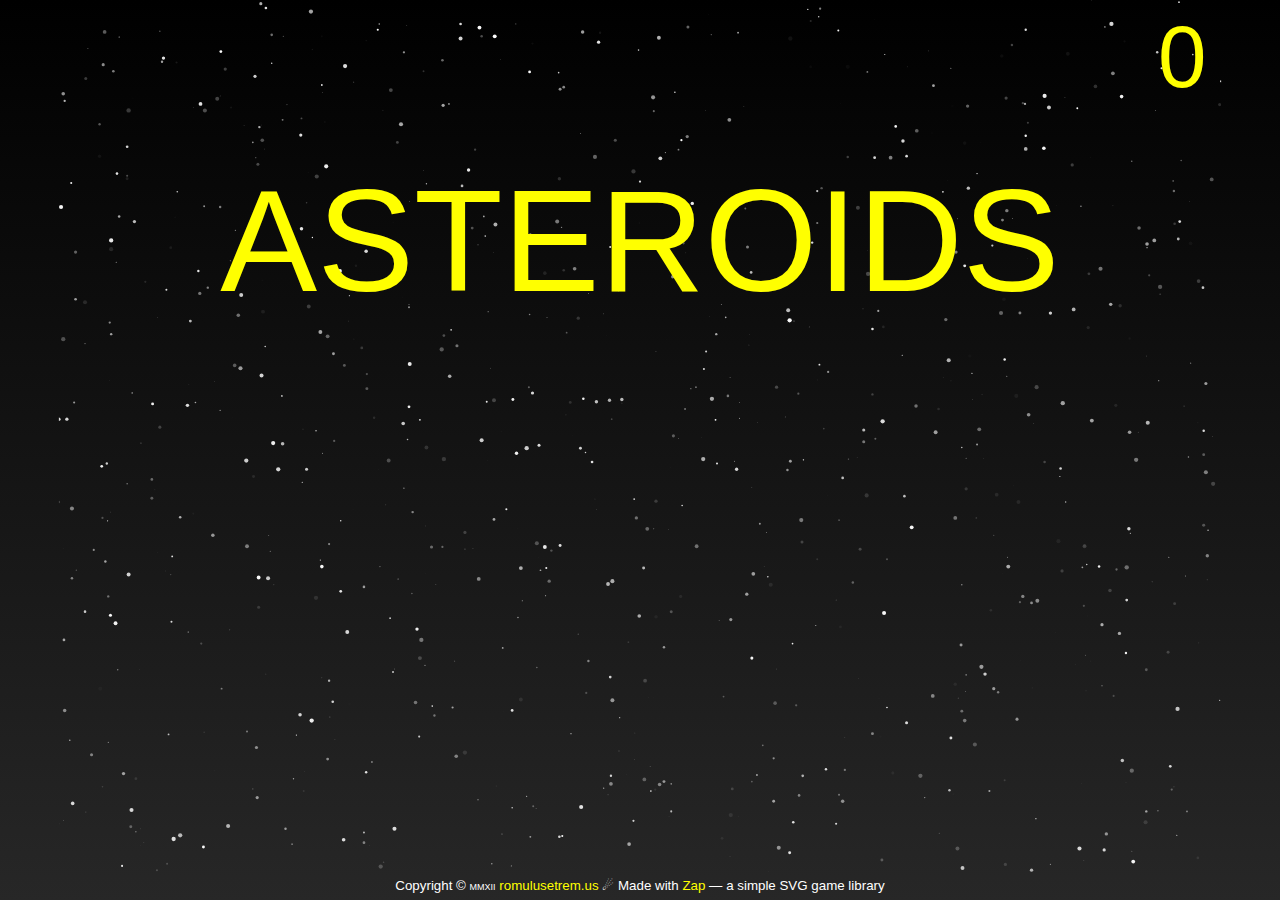
<file: asteroids/index.html>
<!DOCTYPE html>
<html lang="en">
  <head>
    <title>Zap | Asteroids</title>
    <meta charset="UTF-8">
    <meta http-equiv="cache-control" content="no-cache">
    <link rel="stylesheet" href="../zap.css">
    <link rel="stylesheet" href="asteroids.css">
  </head>
  <body class="zap-frame">
    <div class="zap-content">
      <svg class="zap-full" viewBox="0 0 1600 1200">
        <defs>
          <clipPath id="clip">
            <rect id="bg" width="1600" height="1200"/>
          </clipPath>
          <clipPath id="scroll-clip">
            <rect y="700" height="550" width="1600" fill="red"/>
          </clipPath>
          <path id="ship" d="M20,0L-20,15L-10,0L-20,-15Z"/>
          <path id="saucer" d="M20,-15 40,0 20,15 -20,15 -40,0 -20,-15 -15,-40
            15,-40 20,-15 -20,-15"/>
          </g>
          <circle id="bullet" r="4"/>
          <line id="debris" x1="-7" x2="8"/>
        </defs>
        <g clip-path="url(#clip)" font-family="Codystar, sans-serif">
          <g id="background" fill="white"/>
          <g>
            <text id="message" text-anchor="middle" x="800" y="400"
              font-size="200" fill="yellow"/>
            <text id="addl-message" text-anchor="middle" x="800" y="600"
              font-size="100" fill="white"/>
            <text id="score" text-anchor="end" x="1580" y="120"
              font-size="120" fill="yellow"/>
            <text id="fps" text-anchor="end" x="1580" y="1200" font-size="80"
              fill="yellow"/>
          </g>
          <g id="cosmos" data-running="true" stroke-linejoin="round"
            stroke-linecap="round" stroke-width="8" stroke="white" fill="none">
            <g id="scroller" data-proto="$.scroller" stroke="none" data-h="270"
              text-anchor="middle" data-clip="url(#scroll-clip)"
              data-enabled="">
              <g transform="translate(800)" fill="white" font-size="80">
                <text id="hiscore" font-size="120" fill="yellow"/>
                <text y="300" font-size="120">Controls</text>
                <text y="400"><tspan fill="yellow">Left</tspan> and
                  <tspan fill="yellow">right</tspan> arrows to steer</text>
                <text y="500"><tspan fill="yellow">Up</tspan> arrow to
                  thrust</text>
                <text y="600"><tspan fill="yellow">Space</tspan> to shoot</text>
                <text y="700"><tspan fill="yellow">Down</tspan> arrow for
                  hyperspace</text>
                <text y="800"><tspan fill="yellow">P</tspan> to pause and
                  resume</text>
                <text y="1000" font-size="120">Scoring</text>
                <text y="1100">Large asteroid: <tspan fill="yellow">20</tspan>
                  points</text>
                <text y="1200">Medium asteroid: <tspan fill="yellow">50</tspan>
                  points</text>
                <text y="1300">Small asteroid: <tspan fill="yellow">100</tspan>
                  points</text>
                <text y="1400">Large saucer: <tspan fill="yellow">200</tspan>
                  points</text>
                <text y="1500">Small saucer: <tspan fill="yellow">1000</tspan>
                  points</text>
                <text y="1600">New life every <tspan fill="yellow">10000</tspan>
                  points</text>
              </g>
            </g>
            <g id="asteroids" data-proto="zap.system"/>
            <g id="saucers" data-proto="zap.system"/>
            <g id="points" data-proto="zap.system" fill="yellow" stroke="none"
              font-size="80" text-anchor="middle"/>
              <g id="lives" data-proto="zap.system" stroke="yellow"
                stroke-width="2" stroke-dasharray="2 4"/>
            <g id="player" data-proto="zap.system"/>
            <g id="bullets" data-proto="zap.system"/>
          </g>
        </g>
      </svg>
    </div>
    <footer>
      Copyright © <span class="roman">mmxii</span>
      <a href="http://romulusetrem.us/">romulusetrem.us</a> ☄ Made with <a
        href="https://github.com/julienq/zap/">Zap</a> &mdash; a simple SVG game
      library
    </footer>

    <audio id="bullet_sound" src="bullet.wav" preload="auto"></audio>
    <audio id="explosion_asteroid_sound" src="explosion_small.wav"
      preload="auto"></audio>
    <audio id="explosion_ship_sound" src="explosion_big.wav"
      preload="auto"></audio>
    <audio id="game_over_sound" src="game_over.wav" preload="auto"></audio>
    <audio id="hyperspace_sound" src="hyperspace.wav" preload="auto"></audio>
    <audio id="message_sound" src="message.wav" preload="auto"></audio>
    <audio id="new_life_sound" src="new_life.wav" preload="auto"></audio>

    <ul class="zap-params">
      <li data-param="ANY_KEY">Press any key to start</li>
      <li data-param="ASTEROID_V" data-range="50 100">
      <li data-param="ASTEROID_VR" data-range="5 15">
      <li data-param="ASTEROID_3_R" data-num="60">
      <li data-param="ASTEROID_3_R_AMP" data-num="5">
      <li data-param="ASTEROID_3_SCORE" data-num="20">
      <li data-param="ASTEROID_3_SECTORS" data-num="16">
      <li data-param="ASTEROID_2_R" data-num="35">
      <li data-param="ASTEROID_2_R_AMP" data-num="5">
      <li data-param="ASTEROID_2_SCORE" data-num="50">
      <li data-param="ASTEROID_2_SECTORS" data-num="12">
      <li data-param="ASTEROID_1_R" data-num="20">
      <li data-param="ASTEROID_1_R_AMP" data-num="3">
      <li data-param="ASTEROID_1_SCORE" data-num="100">
      <li data-param="ASTEROID_1_SECTORS" data-num="12">
      <li data-param="ASTEROID_POWERUP_P" data-num="0.05">
      <li data-param="ASTEROIDS_MIN" data-num="4">
      <li data-param="ASTEROIDS_MAX" data-num="12">
      <li data-param="BULLET_RANGE" data-num="600">
      <li data-param="BULLET_V" data-num="600">
      <li data-param="DEBRIS_TTL" data-range="0.5 2">
      <li data-param="FIRE_RATE" data-num="200">
      <li data-param="FLASH_DUR_MS" data-num="250">
      <li data-param="GAME_OVER">GAME OVER</li>
      <li data-param="HISCORE">HI SCORE: {0}</li>
      <li data-param="NEW_LIFE" data-num="10000">
      <li data-param="NEW_HI_SCORE">NEW HI SCORE!</li>
      <li data-param="LEVEL">LEVEL {0}</li>
      <li data-param="LIVES" data-num="3">
      <li data-param="PAUSED">PAUSED</li>
      <li data-param="PLUME_ARC" data-num="20">
      <li data-param="PLUME_TTL" data-range="0.1 0.3">
      <li data-param="PLUME_N" data-range="1 2">
      <li data-param="PLUME_R" data-range="1 3">
      <li data-param="READY">READY</li>
      <li data-param="READY_DELAY_MS" data-num="1250">
      <li data-param="READY_DUR_MS" data-num="1250">
      <li data-param="SAUCER_OFF" data-range="20 100">
      <li data-param="SAUCER_R" data-range="-10 10">
      <li data-param="SAUCER_RADIUS" data-range="40">
      <li data-param="SAUCER_R_COLLIDE" data-num="30">
      <li data-param="SAUCER_T" data-range="10000 30000">
      <li data-param="SAUCER_T_FIRE" data-range="500 1000">
      <li data-param="SAUCER_SMALL_SCALE" data-num="0.8">
      <li data-param="SAUCER_SMALL_SCORE" data-num="1000">
      <li data-param="SAUCER_SCORE" data-num="200">
      <li data-param="SAUCER_VELOCITY" data-range="150 300">
      <li data-param="SAUCER_Y" data-range="0.25 0.75">
      <li data-param="SCROLL_DELAY_MS" data-num="2000">
      <li data-param="SCROLL_V" data-num="70">
      <li data-param="SCROLL_Y" data-num="1000">
      <li data-param="SHAKE_AMP" data-num="2">
      <li data-param="SHAKE_DUR_MS" data-num="250">
      <li data-param="SHIP_ACCEL" data-num="900">
      <li data-param="SHIP_DECEL" data-num="-150">
      <li data-param="SHIP_DEBRIS" data-num="20">
      <li data-param="SHIP_RADIUS" data-num="20">
      <li data-param="SHIP_R_COLLIDE" data-num="10">
      <li data-param="SHIP_VMIN" data-num="0">
      <li data-param="SHIP_VMAX" data-num="400">
      <li data-param="SHIP_VH" data-num="150">
      <li data-param="SPEEDUP" data-num="1.5">
      <li data-param="STAR_DENSITY" data-num="0.0005">
      <li data-param="STAR_RADIUS" data-num="3">
      <li data-param="TITLE">ASTEROIDS</li>
      <li data-param="VOLUME" data-num="0.25">
      <li data-param="ZAP_AUDIO_CHANNELS" data-num="32">
    </ul>

    <script src="../zap.js"></script>
    <script src="asteroids.js"></script>
  </body>
</html>
</file>
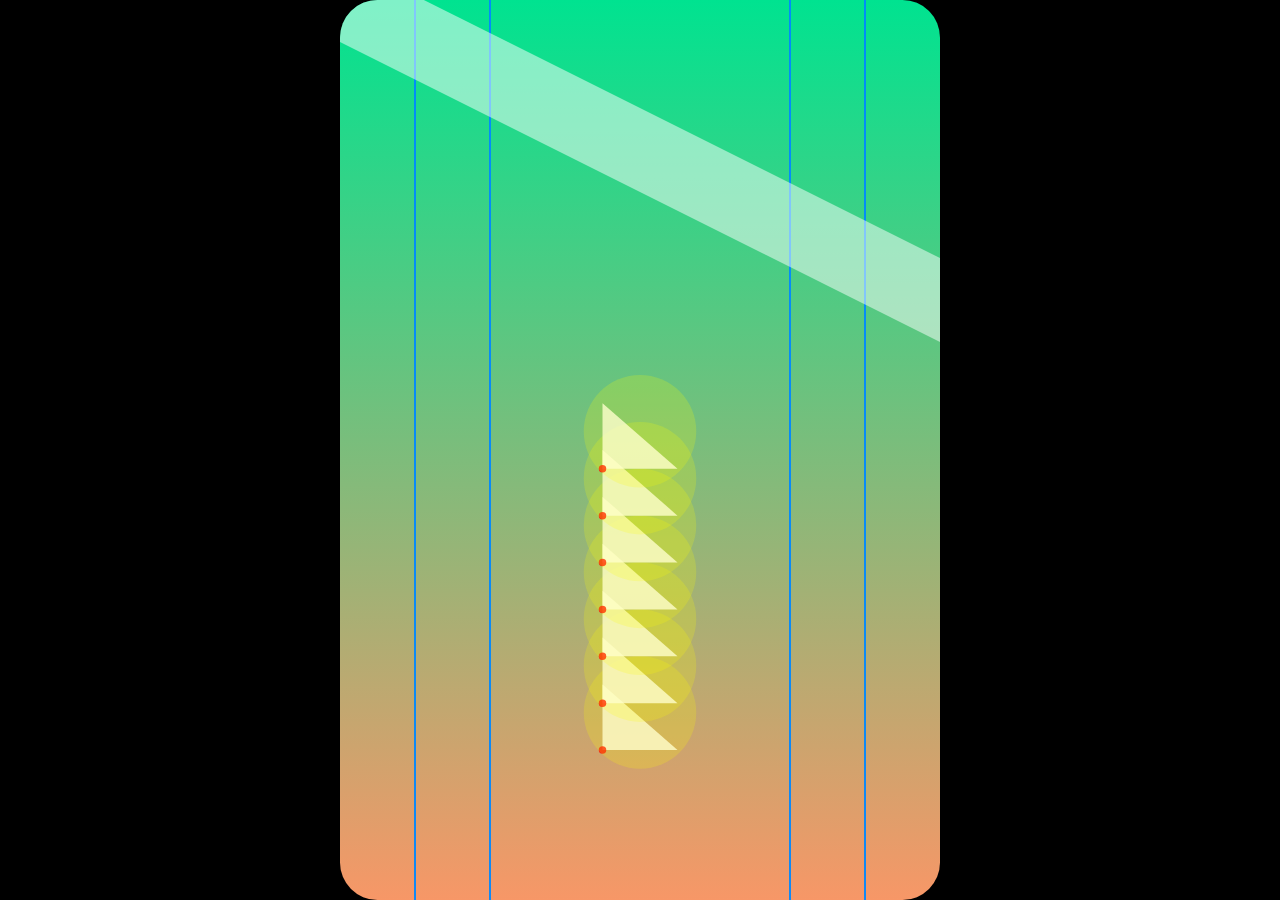
<file: douglas/index.html>
<!DOCTYPE html>
<html lang="en">
  <head>
    <title>DOUGLAS</title>
    <meta charset="UTF-8">
    <meta http-equiv="cache-control" content="no-cache">
    <meta name="apple-mobile-web-app-capable" content="yes">
    <meta name="apple-mobile-web-app-status-bar-style"
      content="black-translucent">
    <meta name="viewport" content="initial-scale=1.0, user-scalable=no">
    <link rel="stylesheet" href="../zap.css">
    <style>
body {
  background-color: black;
  margin: 2em;
}
    </style>
  </head>
  <body class="zap-frame" ontouchstart="event.preventDefault();">
    <div class="zap-content">
      <svg class="zap-full" viewBox="0 0 320 480" data-running="true">
        <defs>
          <clipPath id="clip">
            <rect id="bg" width="320" height="480" rx="20" ry="20"/>
          </clipPath>
          <polygon id="right-triangle" points="0,0 40,0 0,-35"/>
          <circle id="triangle-target" cx="20" cy="-20" r="30" fill="yellow"
            fill-opacity="0.2"/>
          <linearGradient id="gradient" y2="100%" x2="0%">
            <stop offset="0%" stop-color="#00e390" />
            <stop offset="100%" stop-color="#f79767" />
          </linearGradient>
        </defs>
        <g clip-path="url(#clip)">
          <rect width="320" height="480" fill="url(#gradient)"/>
          <line x1="40" x2="40" y2="480" stroke="#08f"/>
          <line x1="80" x2="80" y2="480" stroke="#08f"/>
          <line x1="240" x2="240" y2="480" stroke="#08f"/>
          <line x1="280" x2="280" y2="480" stroke="#08f"/>
          <g id="bg" data-proto="zap.system">
            <line x2="960" y2="480" stroke="white" stroke-width="40"
              stroke-opacity="0.5"/>
          </g>
          <g id="fg" data-proto="zap.system">
            <g data-shape="right-triangle" fill="white" fill-opacity="0.8"
              data-target="triangle-target" data-proto="$.triangle" data-x="140"
              data-y="400"/>
            <g data-shape="right-triangle" fill="white" fill-opacity="0.8"
              data-target="triangle-target" data-proto="$.triangle" data-x="140"
              data-y="375"/>
            <g data-shape="right-triangle" fill="white" fill-opacity="0.8"
              data-target="triangle-target" data-proto="$.triangle" data-x="140"
              data-y="350"/>
            <g data-shape="right-triangle" fill="white" fill-opacity="0.8"
              data-target="triangle-target" data-proto="$.triangle" data-x="140"
              data-y="325"/>
            <g data-shape="right-triangle" fill="white" fill-opacity="0.8"
              data-target="triangle-target" data-proto="$.triangle" data-x="140"
              data-y="300"/>
            <g data-shape="right-triangle" fill="white" fill-opacity="0.8"
              data-target="triangle-target" data-proto="$.triangle" data-x="140"
              data-y="275"/>
            <g data-shape="right-triangle" fill="white" fill-opacity="0.8"
              data-target="triangle-target" data-proto="$.triangle" data-x="140"
              data-y="250"/>
          </g>
        </g>
      </svg>
    </div>

    <ul class="zap-params">
      <li data-param="DOUG_V" data-range="0 100">
      <li data-param="DOUG_ACCEL" data-num="250">
      <li data-param="DOUG_DECEL" data-num="-250">
      <li data-param="PLAY_AREA" data-range="80 240">
    </ul>

    <script src="../zap.js"></script>
    <script src="douglas.js"></script>
  </body>
</html>
</file>
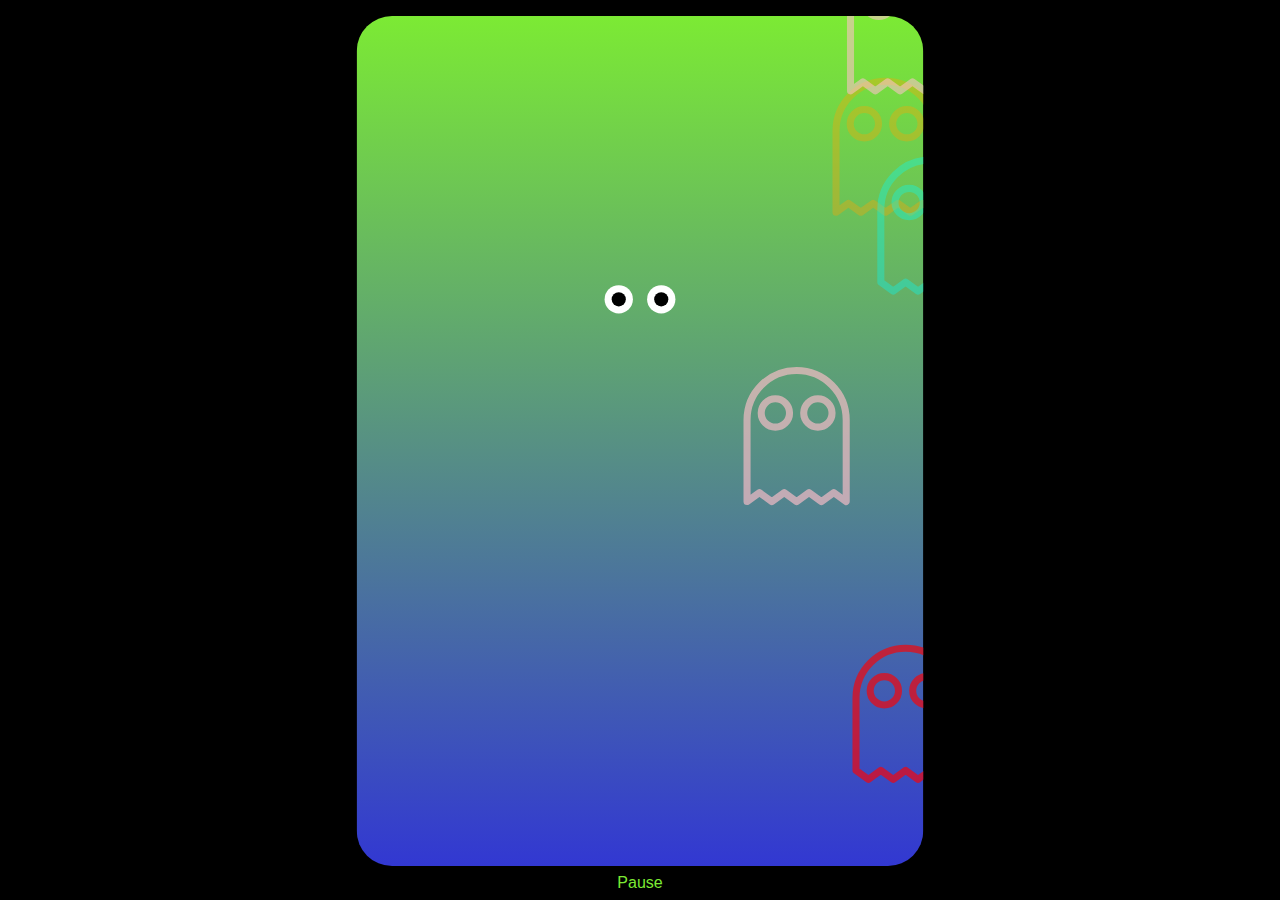
<file: ld24/index.html>
<!DOCTYPE html>
<html lang="en">
  <head>
    <title>LD24: Evolution</title>
    <meta charset="UTF-8">
    <meta http-equiv="cache-control" content="no-cache">
    <meta name="apple-mobile-web-app-capable" content="yes">
    <meta name="apple-mobile-web-app-status-bar-style"
      content="black-translucent">
    <meta name="viewport" content="initial-scale=1.0, user-scalable=no">
    <link rel="stylesheet" href="../zap.css">
    <style>
body {
  background-color: black;
}
header, footer {
  font-family: Univers, "Helvetica Neue", Helvetica, sans-serif;
  color: #7cea34;
  padding: 0.5em 0;
  text-align: center;
}
.button {
  cursor: pointer;
}
.hidden {
  display: none;
}
    </style>
  </head>
  <body class="zap-frame" ontouchstart="event.preventDefault();">
    <header>
    </header>
    <div class="zap-content">
      <svg class="zap-full" viewBox="0 0 320 480" data-running="true">
        <defs>
          <clipPath id="clip">
            <rect id="bg" width="320" height="480" rx="20" ry="20"/>
          </clipPath>
          <linearGradient id="gradient" y2="100%" x2="0%">
            <stop offset="0%" stop-color="#7cea34" />
            <stop offset="100%" stop-color="#3238d2" />
          </linearGradient>
          <path id="ghost-0" d="M28,4 A28,28 0,0,0 -28,4 L-28,45 L-21,50 L-14,45
            L-7,50 L0,45 L7,50 L14,45 L21,50 L28,45 Z"/>
          <path id="ghost-1" d="M28,4 A28,28 0,0,0 -28,4 L-28,50 L-21,45 L-14,50
            L-7,45 L0,50 L7,45 L14,50 L21,45 L28,50 Z"/>
          <g id="eye-sockets">
            <circle r="8" cx="-12"/>
            <circle r="8" cx="12"/>
          </g>
          <path id="nose" d="M-4,4 L-4,12 A4,4 0,0,0 4,12 L4,4"/>
          <g id="mouth">
            <rect width="32" height="8" x="-16" y="24" rx="4" ry="4"/>
            <line x1="-8" x2="-8" y1="26" y2="30"/>
            <line y1="26" y2="30"/>
            <line x1="8" x2="8" y1="26" y2="30"/>
          </g>
          <polyline id="moustache"
            points="-16,18 -12,20 -6,18 0,20 6,18 12,20 16,18"/>
          <path id="goatee" d="M-6,36 L0,40 L6,36 Z"/>
        </defs>
        <g clip-path="url(#clip)">
          <rect width="320" height="480" fill="url(#gradient)"/>
          <g id="score" transform="translate(20, 20) scale(0.4)" data-w="64"/>
          <g id="ghosts" data-proto="zap.system" fill="none" stroke-width="4"
            stroke-linejoin="round"/>
          <g id="eyes" data-proto="$.eyes" data-x="160" data-y="160"
            data-accel="300" data-decel="-450" data-vmin="0" data-vmax="200"
            data-pupil-radius="4">
            <g transform="translate(-12)">
              <circle fill="white" stroke="none" r="8"/>
              <circle id="left" fill="black" stroke="none" r="4"
                data-proto="zap.sprite"/>
            </g>
            <g transform="translate(12)">
              <circle fill="white" stroke="none" r="8"/>
              <circle id="right" fill="black" stroke="none" r="4"
                data-proto="zap.sprite"/>
            </g>
            <circle class="target" cy="20" r="40" fill-opacity="0"/>
          </g>
        </g>
      </svg>
    </div>
    <footer>
      <span class="button" id="pause" onclick="$.pause();">Pause</span>
      <span class="button hidden" id="resume" onclick="$.resume()">Resume</span>
    </footer>

    <ul class="zap-params">
      <li data-param="EYES_INVICIBILITY" data-num="1.2">
      <li data-param="FLOATING" data-num="32">
      <li data-param="GHOST_COLOR" data-tokens="red pink cyan orange">
      <li data-param="GHOST_FADE" data-num="0.1">
      <li data-param="GHOST_GOATEE_P" data-num="0.05">
      <li data-param="GHOST_FRAME_DUR" data-num="0.3">
      <li data-param="GHOST_MOUSTACHE_P" data-num="0.2">
      <li data-param="GHOST_OPACITY" data-range="0.1 0.7">
      <li data-param="GHOST_PERIOD" data-range="0.075 0.15">
      <li data-param="GHOST_RADIUS" data-num="16"/>
      <li data-param="GHOST_V" data-range="70 210">
      <li data-param="GHOST_X" data-num="348">
      <li data-param="GHOST_Y" data-range="-40 520">
      <li data-param="VOLUME" data-num="0.2">
    </ul>

    <audio id="catch-sound" src="catch.wav" preload="auto"></audio>
    <audio id="back-sound" src="back.wav" preload="auto"></audio>
    <audio id="levelup-sound" src="levelup.wav" preload="auto"></audio>

    <script src="../zap.js"></script>
    <script src="evolution.js"></script>
  </body>
</html>
</file>
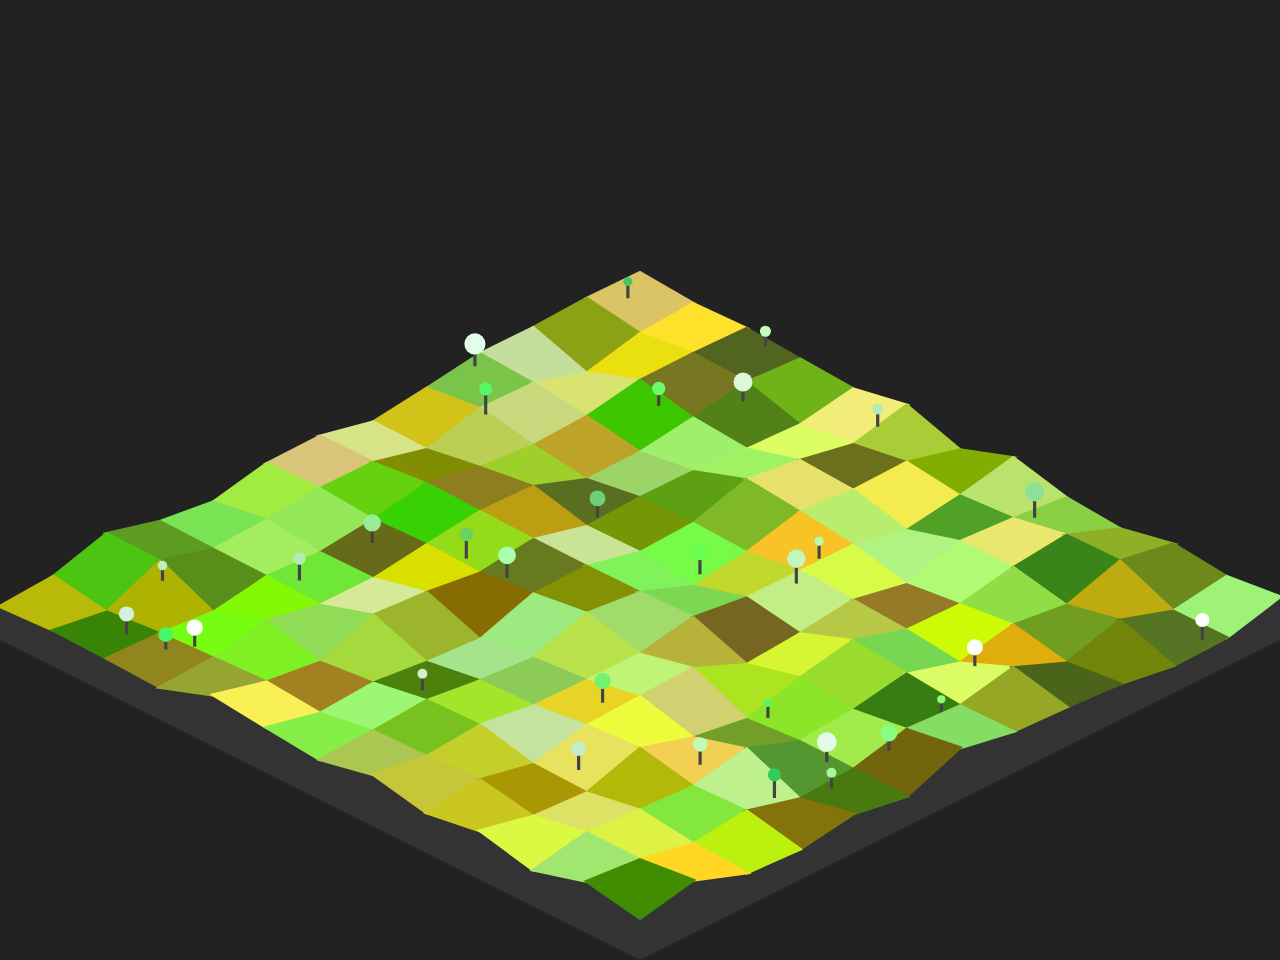
<file: zilch/index.html>
<!DOCTYPE html>
<html lang="en">
  <head>
    <title>Zilch</title>
    <meta charset="UTF-8">
    <style>
html, body {
  height: 100%;
}

body {
  font-family: Univers, "Helvetica Neue", Helvetica, sans-serif;
  margin: 0;
}

svg {
  background-color: #222;
  display: block;
}
    </style>
    <script defer src="zap.js"></script>
    <script defer src="zilch.js"></script>
  </head>
  <body>
    <svg viewBox="-200 0 400 300">
      <g class="box">
        <g class="tiles"/>
        <g class="clouds"/>
      </g>
    </svg>
  </body>
</html>
</file>
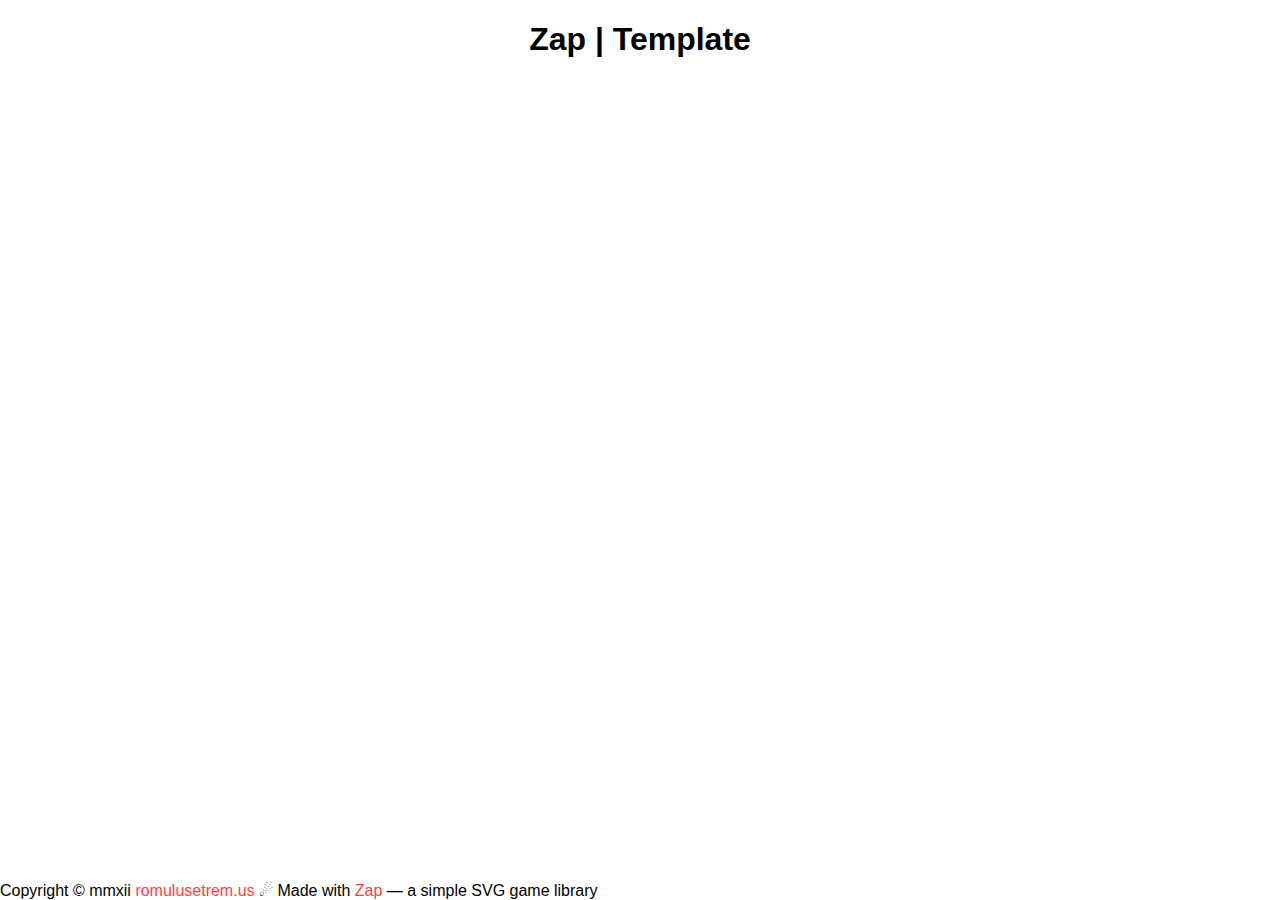
<file: zap.html>
<!DOCTYPE html>
<html lang="en">
  <head>
    <title>Zap | Template</title>
    <meta charset="UTF-8">
    <meta http-equiv="cache-control" content="no-cache">
    <link rel="stylesheet" href="zap.css">
    <style>
      body { font-family: Univers, "Helvetica Neue", Helvetica, sans-serif; }
      a { text-decoration: none; color: #ff4040; }
      h1 { text-align: center; }
    </style>
  </head>
  <body class="zap-frame">
    <header>
      <h1>Zap | Template</h1>
    </header>
    <div class="zap-content">
      <svg class="zap-full"/>
    </div>
    <footer>
      Copyright © <span class="roman">mmxii</span>
      <a href="http://romulusetrem.us/">romulusetrem.us</a> ☄ Made with <a
        href="https://github.com/julienq/zap/">Zap</a> &mdash; a simple SVG game
      library
    </footer>

    <ul class="zap-params">
    </ul>
    <script src="zap.js"></script>

  </body>
</html>
</file>
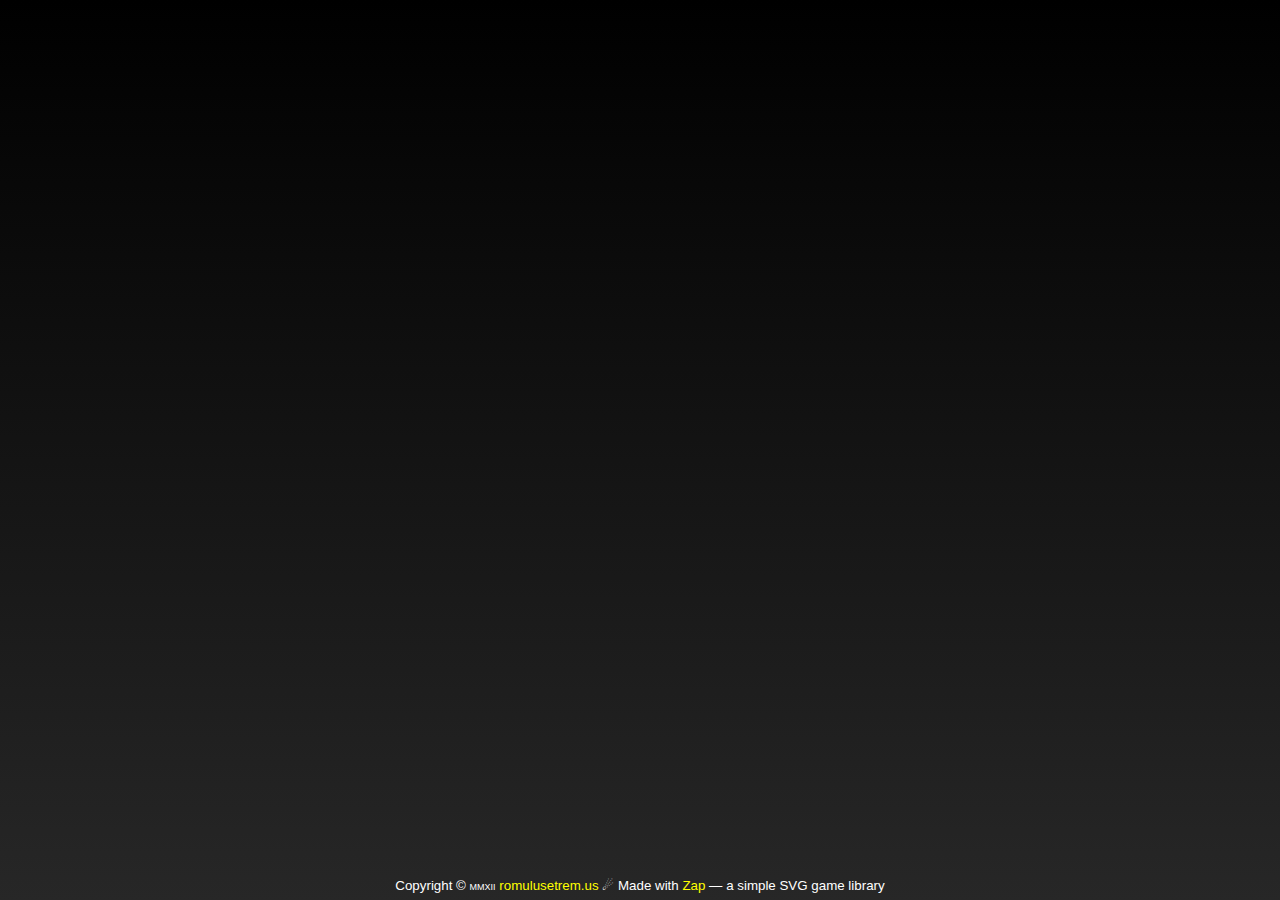
<file: asteroids/asteroids.html>
<!DOCTYPE html>
<html lang="en">
  <head>
    <title>Zap | Asteroids</title>
    <meta charset="UTF-8">
    <meta http-equiv="cache-control" content="no-cache">
    <link rel="stylesheet" href="../zap.css">
    <link rel="stylesheet" href="asteroids.css">
  </head>
  <body class="zap-frame">
    <div class="zap-content">
      <svg class="zap-full" viewBox="0 0 1600 1200">
        <defs>
          <clipPath id="clip">
            <rect id="bg" width="1600" height="1200"/>
          </clipPath>
          <path id="ship" d="M20,0L-20,15L-10,0L-20,-15Z"/>
          <circle id="bullet" r="4"/>
          <line id="plume" x1="-2" x2="2"/>
        </defs>
        <g clip-path="url(#clip)">
          <g id="background" fill="white"/>
          <text font-family="Codystar, sans-serif" id="message"
            text-anchor="middle" x="800" y="400" font-size="200" fill="yellow"/>
          <g id="foreground" stroke-linejoin="round" stroke-linecap="round"
            stroke-width="8" stroke="white" fill="none">
            <g id="asteroids"/>
            <g id="player"/>
          </g>
        </g>
      </svg>
    </div>
    <footer>
      Copyright © <span class="roman">mmxii</span>
      <a href="http://romulusetrem.us/">romulusetrem.us</a> ☄ Made with <a
        href="https://github.com/julienq/zap/">Zap</a> &mdash; a simple SVG game
      library
    </footer>

    <audio id="bullet_sound" src="bullet.wav" preload="auto"></audio>
    <audio id="hyperspace_sound" src="hyperspace.wav" preload="auto"></audio>

    <ul class="zap-params">
      <li data-param="ASTEROID_V_MIN" data-num="50">
      <li data-param="ASTEROID_V_MAX" data-num="100">
      <li data-param="ASTEROID_VA_RATE" data-num="7">
      <li data-param="ASTEROID_3_R" data-num="60">
      <li data-param="ASTEROID_3_R_AMP" data-num="5">
      <li data-param="ASTEROID_3_SECTORS" data-num="16">
      <li data-param="ASTEROID_2_R" data-num="35">
      <li data-param="ASTEROID_2_R_AMP" data-num="5">
      <li data-param="ASTEROID_2_SECTORS" data-num="12">
      <li data-param="ASTEROID_1_R" data-num="20">
      <li data-param="ASTEROID_1_R_AMP" data-num="3">
      <li data-param="ASTEROID_1_SECTORS" data-num="12">
      <li data-param="ASTEROIDS_MIN" data-num="4">
      <li data-param="ASTEROIDS_MAX" data-num="12">
      <li data-param="BULLET_RANGE" data-num="600">
      <li data-param="BULLET_V" data-num="600">
      <li data-param="FIRE_RATE" data-num="200">
      <li data-param="FLASH_DELAY" data-num="250">
      <li data-param="PLUME_ARC" data-num="60">
      <li data-param="PLUME_P" data-num="0.5">
      <li data-param="PLUME_TTL" data-num="0.2">
      <li data-param="PLUME_VELOCITY" data-num="150">
      <li data-param="SHIP_ACCELERATION" data-num="50">
      <li data-param="SHIP_DECELERATION" data-num="-5">
      <li data-param="SHIP_R" data-num="20">
      <li data-param="SHIP_R_COLLIDE" data-num="10">
      <li data-param="SHIP_V_MAX" data-num="400">
      <li data-param="SHIP_VA" data-num="200">
      <li data-param="STAR_DENSITY" data-num="0.0005">
      <li data-param="STAR_RADIUS" data-num="3">
      <li data-param="VOLUME" data-num="0.25">
      <li data-param="ZAP_AUDIO_CHANNELS" data-num="32">
    </ul>

    <script src="../zap.js"></script>
    <script src="asteroids.js"></script>
  </body>
</html>
</file>
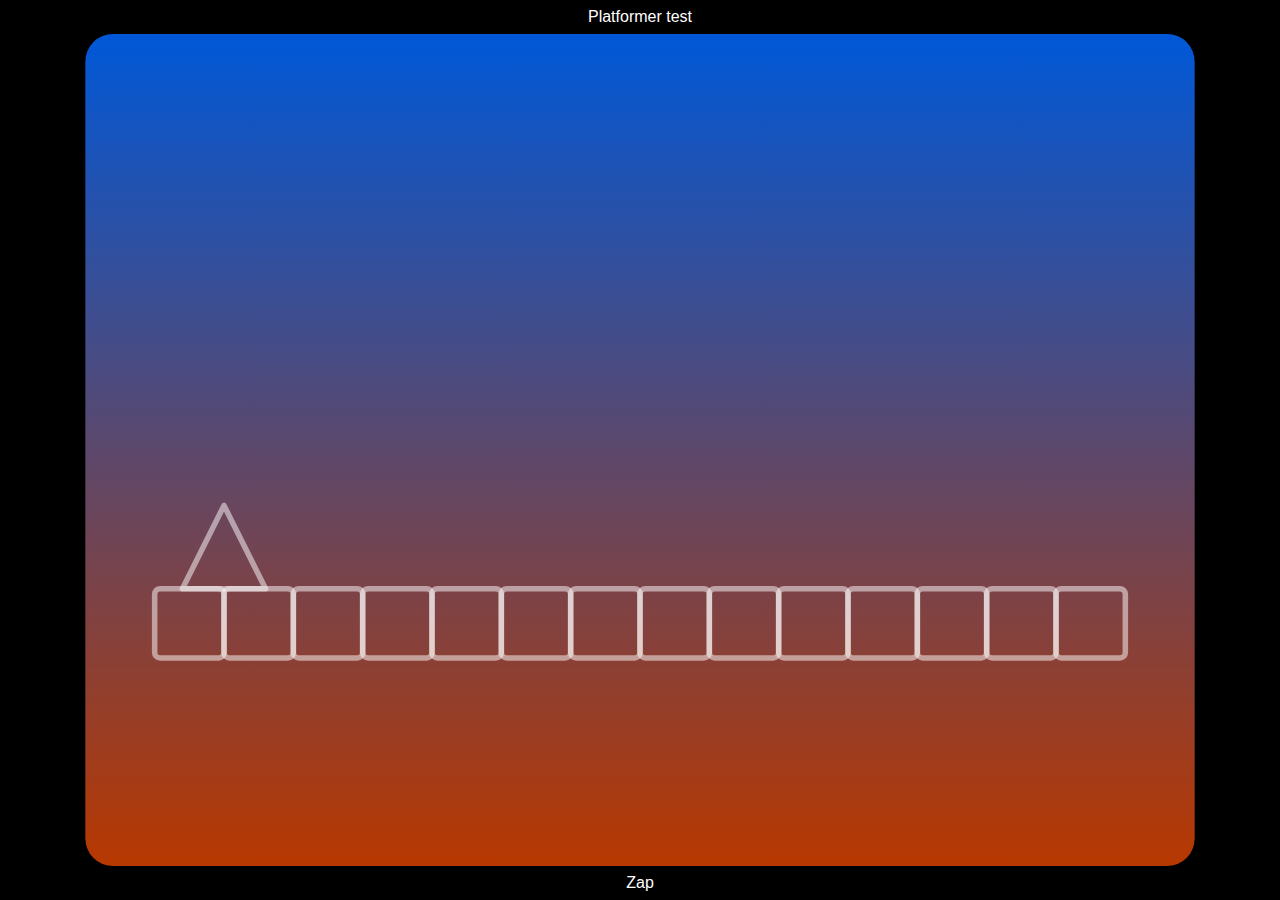
<file: examples/platformer.html>
<!DOCTYPE html>
<html lang="en">
  <head>
    <title>Zap | Examples | Platformer</title>
    <meta charset="UTF-8">
    <meta http-equiv="cache-control" content="no-cache">
    <link rel="stylesheet" href="../zap.css">
    <style>
body {
  background-color: black;
  color: white;
  font-family: Univers, "Helvetica Neue", Helvetica, sans-serif;
}
footer, header {
  padding: 0.5em;
  text-align: center;
}
    </style>
  </head>
  <body class="zap-frame">
    <header>
      Platformer test
    </header>
    <div class="zap-content">
      <svg class="zap-full" viewBox="0 0 1600 1200">
        <defs>
          <linearGradient id="gradient" y2="100%" x2="0%">
            <stop offset="0%" stop-color="#0058d8" />
            <stop offset="100%" stop-color="#b83800" />
          </linearGradient>
          <rect id="tile" width="100" height="100" rx="8" ry="8"/>
        </defs>
        <g id="cosmos" data-running="true">
          <rect width="1600" height="1200" fill="url(#gradient)"
            rx="40" ry="40"/>
          <g id="fg" fill="none" stroke-width="8" stroke-linejoin="round"
            stroke="rgba(255, 255, 255, 0.5)">
            <g>
              <use xlink:href="#tile" x="100" y="800"/>
              <use xlink:href="#tile" x="200" y="800"/>
              <use xlink:href="#tile" x="300" y="800"/>
              <use xlink:href="#tile" x="400" y="800"/>
              <use xlink:href="#tile" x="500" y="800"/>
              <use xlink:href="#tile" x="600" y="800"/>
              <use xlink:href="#tile" x="700" y="800"/>
              <use xlink:href="#tile" x="800" y="800"/>
              <use xlink:href="#tile" x="900" y="800"/>
              <use xlink:href="#tile" x="1000" y="800"/>
              <use xlink:href="#tile" x="1100" y="800"/>
              <use xlink:href="#tile" x="1200" y="800"/>
              <use xlink:href="#tile" x="1300" y="800"/>
              <use xlink:href="#tile" x="1400" y="800"/>
            </g>
            <path id="player" d="M40,0L160,0L100,-120Z"
              data-proto="zap.sprite" data-x="100" data-y="800" data-vmin="0"
              data-vmax="400"/>
          </g>
        </g>
      </svg>
    </div>
    <footer>
      Zap
    </footer>

    <ul class="zap-params">
      <li data-param="ACCEL" data-num="900">
      <li data-param="DECEL" data-num="-700">
    </ul>

    <script src="../zap.js"></script>
    <script>
(function () {
  "use strict";

  var cosmos = Object.create(zap.cosmos)
    .init(document.getElementById("cosmos"));

  document.addEventListener("keydown", function (e) {
    if (!zap.is_key_special(e)) {
      e.preventDefault();
      var k = zap.describe_key(e);
      if (k === "left") {
        cosmos.$player.a = $ACCEL;
        cosmos.$player.h = 180;
      } else if (k === "right") {
        cosmos.$player.a = $ACCEL;
        cosmos.$player.h = 0;
      }
    }
  }, false);

  document.addEventListener("keyup", function (e) {
    var k = zap.describe_key(e);
    if (k === "left" || k === "right") {
      cosmos.$player.a = $DECEL;
    }
  }, false);

}());
    </script>
  </body>
</html>
</file>
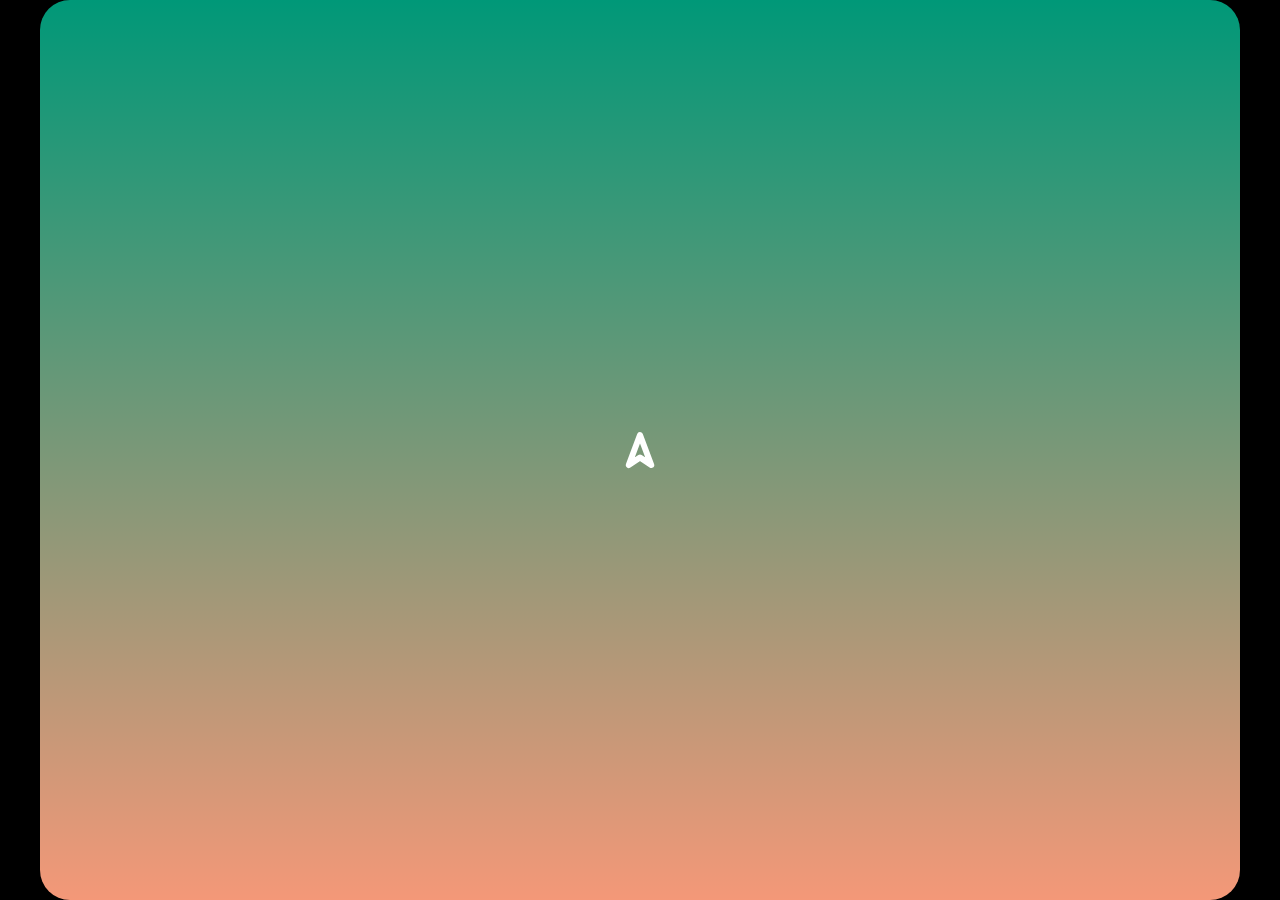
<file: examples/ship.html>
<!DOCTYPE html>
<html lang="en">
  <head>
    <title>Zap | Examples | Ship</title>
    <meta charset="UTF-8">
    <meta http-equiv="cache-control" content="no-cache">
    <link rel="stylesheet" href="../zap.css">
    <style>
body {
  background-color: black;
}
    </style>
  </head>
  <body class="zap-frame">
    <div class="zap-content">
      <svg class="zap-full" viewBox="0 0 1600 1200">
        <defs>
          <linearGradient id="gradient" y2="100%" x2="0%">
            <stop offset="0%" stop-color="#009878" />
            <stop offset="100%" stop-color="#f49878" />
          </linearGradient>
          <clipPath id="clip">
            <rect id="bg" width="1600" height="1200" rx="40" ry="40"/>
          </clipPath>
        </defs>
        <g clip-path="url(#clip)" id="cosmos" data-running="true">
          <rect width="1600" height="1200" fill="url(#gradient)"/>
          <g stroke-linejoin="round" stroke-linecap="round" stroke-width="8"
            stroke="white" fill="none">
            <path id="ship" d="M20,0L-20,15L-10,0L-20,-15Z" data-proto="sprite"
              data-vmin="0" data-vmax="400" data-radius="20" data-r="270"
              data-h="270" data-x="800" data-y="600"/>
              <g id="plume" data-proto="zap.system" fill="white" stroke="none"
                fill-opacity="0.2"/>
          </g>
        </g>
      </svg>
    </div>

    <ul class="zap-params">
      <li data-param="PLUME_ARC" data-num="20">
      <li data-param="PLUME_TTL" data-range="0.1 0.5">
      <li data-param="PLUME_N" data-range="1 5">
      <li data-param="PLUME_R" data-range="2 10">
      <li data-param="SHIP_ACCEL" data-num="900">
      <li data-param="SHIP_DECEL" data-num="-150">
      <li data-param="SHIP_VH" data-num="150">
    </ul>

    <script src="../zap.js"></script>
    <script>

  var vb = document.querySelector("svg").viewBox.baseVal;
  var sprite = Object.create(zap.sprite);
  sprite.did_update = function () {
    this.x = (this.x + vb.width) % vb.width;
    this.y = (this.y + vb.height) % vb.height;
  };

  var cosmos = Object.create(zap.cosmos)
    .init(document.getElementById("cosmos"));

  cosmos.children.ship.did_update = function () {
    sprite.did_update.call(this);
    if (this.a > 0) {
      for (var i = 0, n = zap.random_int($PLUME_N); i < n; ++i) {
        var p = Object.create(sprite)
          .init($circle({ r: zap.random_int($PLUME_R) } ));
        p.ttl = zap.random_number($PLUME_TTL);
        var th = zap.deg2rad(this.h + 180 + zap.random_int_signed($PLUME_ARC));
        p.v = -this.v;
        p.h = this.h;
        p.x = this.x + this.radius * Math.cos(th);
        p.y = this.y + this.radius * Math.sin(th);
        cosmos.children.plume.append_child(p);
      }
    }
  };

  document.addEventListener("keydown", function (e) {
    if (!zap.is_key_special(e)) {
      e.preventDefault();
      var k = zap.describe_key(e);
      if (k === "up") {
        cosmos.children.ship.a = $SHIP_ACCEL;
      } else if (k === "left") {
        cosmos.children.ship.vr = -$SHIP_VH;
        cosmos.children.ship.vh = -$SHIP_VH;
      } else if (k === "right") {
        cosmos.children.ship.vr = $SHIP_VH;
        cosmos.children.ship.vh = $SHIP_VH;
      }
    }
  }, false);

  document.addEventListener("keyup", function (e) {
    var k = zap.describe_key(e);
    if (k === "up") {
      cosmos.children.ship.a = $SHIP_DECEL;
    } else if (k === "left" || k === "right") {
      cosmos.children.ship.vr = cosmos.children.ship.vh = 0;
    }
  }, false);

    </script>
  </body>
</html>
</file>
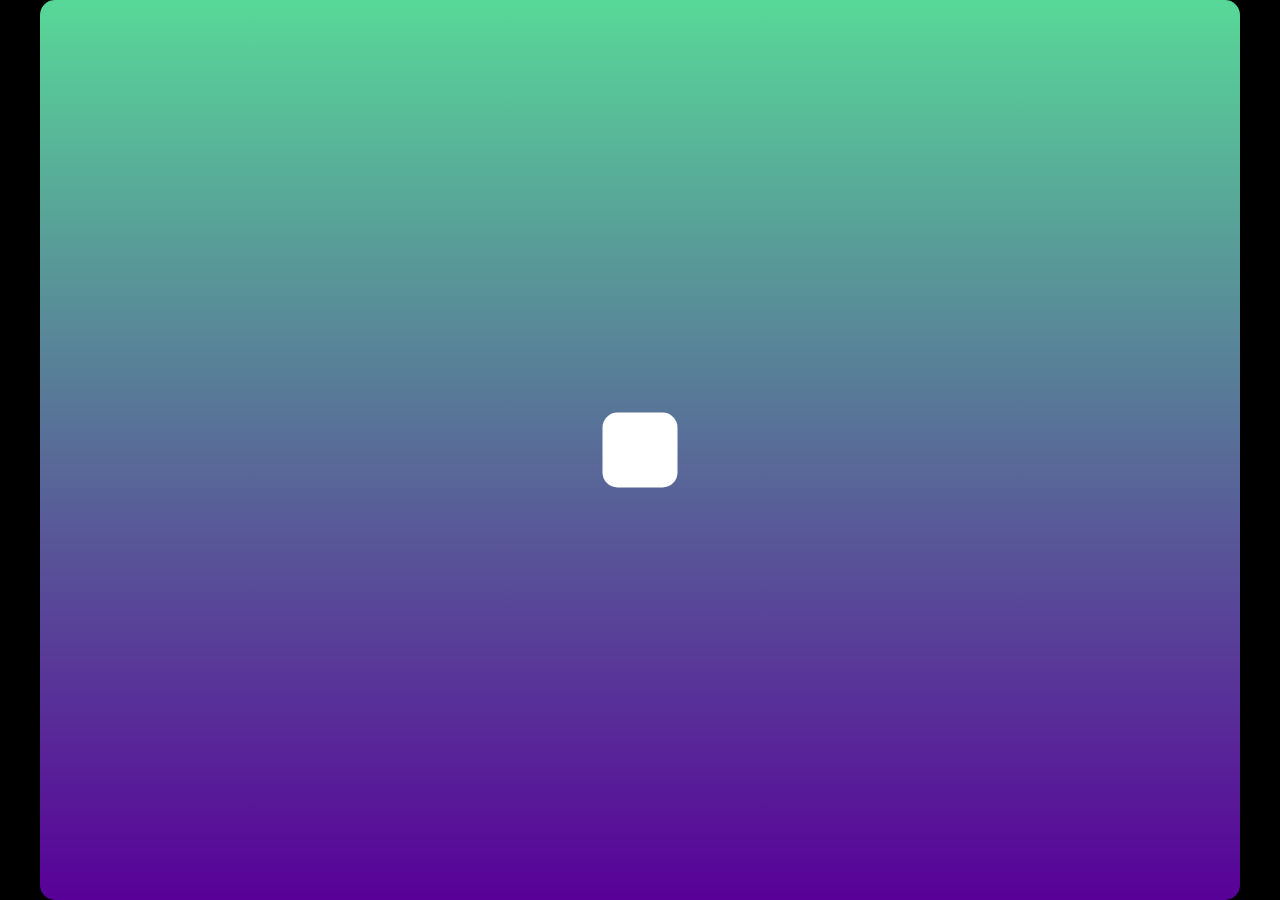
<file: examples/square.html>
<!DOCTYPE html>
<html lang="en">
  <head>
    <title>Zap | Examples | Square</title>
    <meta charset="UTF-8">
    <meta http-equiv="cache-control" content="no-cache">
    <link rel="stylesheet" href="../zap.css">
    <style>
      body { background-color: black; }
    </style>
  </head>
  <body class="zap-frame">
    <div class="zap-content">
      <svg class="zap-full" viewBox="-320 -240 640 480" data-running="true">
        <defs>
          <clipPath id="clip">
            <rect id="bg" x="-320" y="-240" width="640" height="480" rx="8"
              ry="8"/>
          </clipPath>
          <linearGradient id="gradient" y2="100%" x2="0%">
            <stop offset="0%" stop-color="#58d898" />
            <stop offset="100%" stop-color="#580098" />
          </linearGradient>
        </defs>
        <g clip-path="url(#clip)">
          <rect x="-320" y="-240" width="640" height="480"
            fill="url(#gradient)"/>
            <rect id="square" x="-20" y="-20" width="40" height="40"
              fill="white" rx="8" ry="8" data-proto="zap.sprite"/>
        </g>
      </svg>
    </div>
    <ul class="zap-params">
      <li data-param="v" data-num="100">
    </ul>
    <script src="../zap.js"></script>
    <script>

  var cosmos = Object.create(zap.cosmos).init();

    </script>
  </body>
</html>
</file>
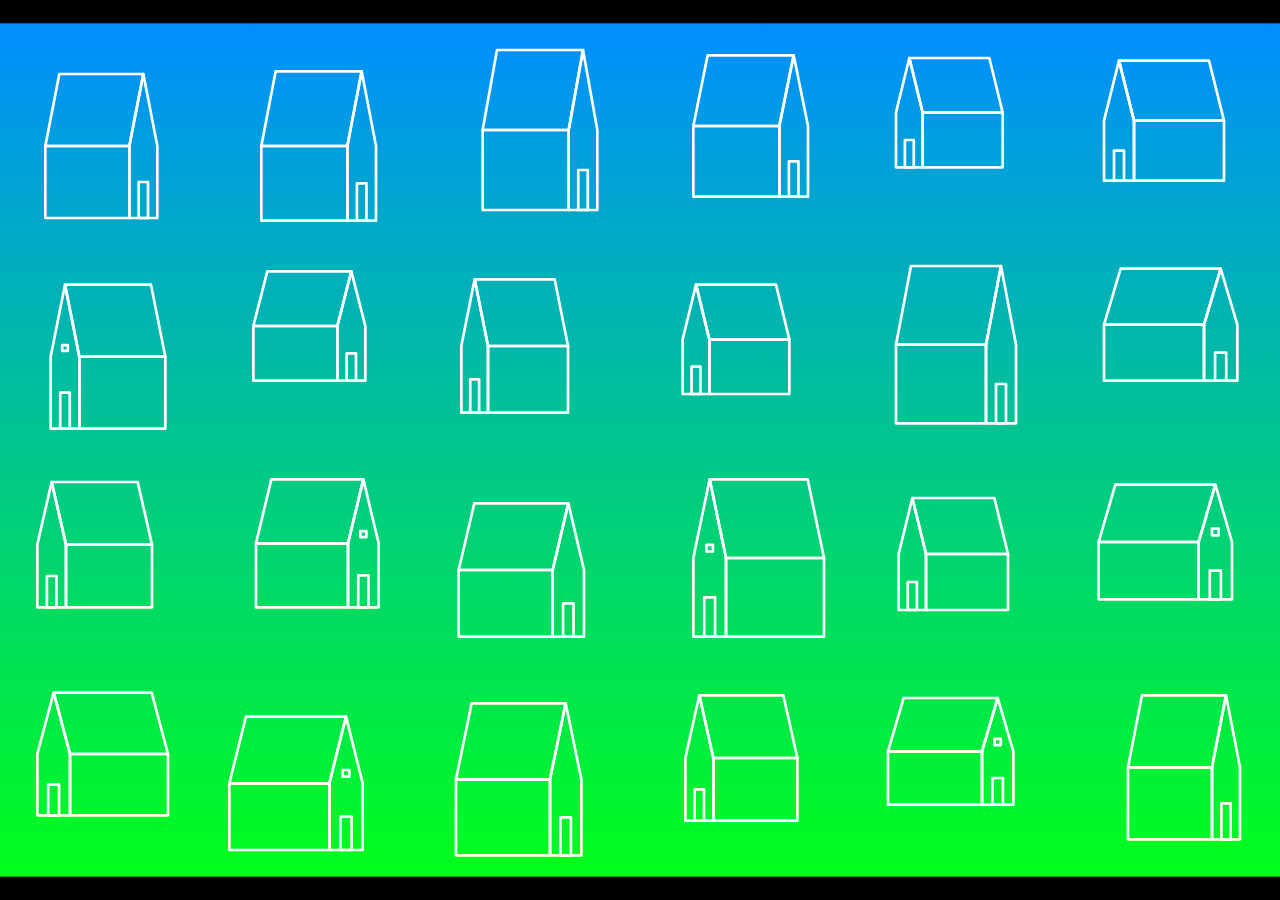
<file: lcmm/house.html>
<!DOCTYPE html>
<html lang="en">
  <head>
    <title>Houses</title>
    <meta charset="UTF-8">
    <meta http-equiv="cache-control" content="no-cache">
    <link rel="stylesheet" href="../zap.css">
  </head>
    <style>
body {
  background-color: black;
}
    </style>
  <body>
  <body class="zap-frame" ontouchstart="event.preventDefault();">
    <div class="zap-content">
      <svg class="zap-full" viewBox="0 0 480 320" data-running="true">
        <defs>
          <clipPath id="clip">
            <rect id="bg" width="480" height="320" rx="20" ry="20"/>
          </clipPath>
          <linearGradient id="gradient" y2="100%" x2="0%">
            <stop offset="0%" stop-color="#008eff" />
            <stop offset="100%" stop-color="#00ff1a" />
          </linearGradient>
        </defs>
        <!--
        <g clip-path="url(#clip)">
        -->
        <g>
          <rect width="480" height="320" fill="url(#gradient)"/>
        </g>
      </svg>
    </div>
    <script src="../zap.js"></script>
    <script>
"use strict";

function house() {
  var w = zap.random_int(40, 50);
  var h = zap.random_int(40, 60);
  var x = w / 4;
  var y = h / 2;
  if (Math.random() < 0.25) {
    var top_window =
      $rect({ x: 2 * x / 5, y: y - 2 * x / 5, width: x / 5, height: x / 5 });
  }
  var h = $g({ stroke: "white", "stroke-linejoin": "round", fill: "none" },
    $polygon({ points: "{0},0 0,{1} 0,{2} {3},{2}, {3},{1}"
      .fmt(x / 2, y, h, x) }),
    $rect({ x: x, y: y, width: w - x, height: h - y }),
    $polygon({ points: "{0},0 {1},0 {2},{3} {4},{3}"
      .fmt(x / 2, w - x / 2, w, y, x) }),
    top_window,
    $rect({ x: x / 3, y: h - y / 2, width: x / 3, height: y / 2 }));
  /*var windows = zap.random_int(1, 3);
  var w_ = (w - x) / 6;
  for (var i = 0; i < windows; ++i) {
    h.appendChild($rect({ x: x + i * 2 * w_ + w_, y: y + w_, width: w_, height: w_ }));
  }*/
  return h;
}

var g = document.querySelector("g");
for (var i = 0; i < 6; ++i) {
  for (var j = 0; j < 4; ++j) {
    var h = house();
    var x = 10 + i * 80 + zap.random_int(10);
    var y = 10 + j * 80 + zap.random_int(10);
    if (Math.random() < 0.5) {
      h.setAttribute("transform", "translate({0}, {1})".fmt(x, y));
    } else {
      h.setAttribute("transform", "scale(-1, 1) translate({0}, {1})"
        .fmt(-(x + 45), y));
    }
    g.appendChild(h);
  }
}


    </script>
  </body>
</html>
</file>
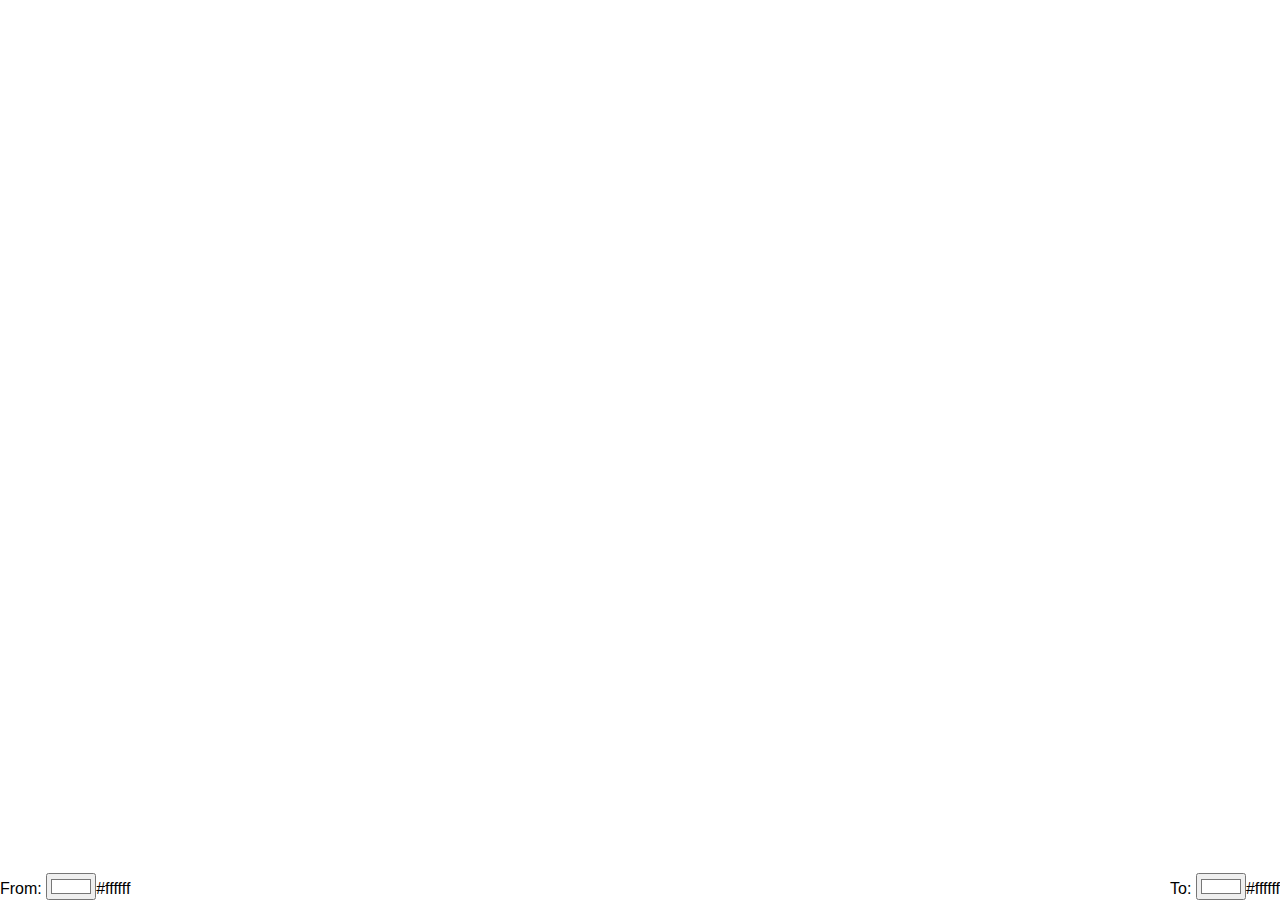
<file: tools/gradient.html>
<!DOCTYPE html>
<html lang="en">
  <head>
    <title>Zap | Tools | Gradient</title>
    <meta charset="UTF-8">
    <meta http-equiv="cache-control" content="no-cache">
    <link rel="stylesheet" href="../zap.css">
    <link rel="stylesheet" href="ui.css">
    <style>

body {
  background-color: #ccc;
  font-family: Univers, "Helvetica Neue", Helvetica, sans-serif;
  margin: 0;
}

footer {
  width: 100%;
  background-color: white;
  display: -webkit-box;
}

footer > div {
  display: -webkit-box;
}

.spacer {
  -webkit-box-flex: 1;
}

    </style>
  </head>
  <body class="zap-frame">
    <div class="zap-content">
      <svg class="zap-full">
        <defs>
          <linearGradient id="gradient" y2="100%" x2="0%">
            <stop id="from-stop" offset="0%" stop-color="#58d898" />
            <stop id="to-stop" offset="100%" stop-color="#580098" />
          </linearGradient>
        </defs>
        <rect width="100%" height="100%" fill="url(#gradient)"/>
      </svg>
    </div>
    <footer>
      <div>
        <label>From: <input type="color" id="from-color" value="#ffffff"></label>
        <span id="from"></span>
      </div>
      <div class="spacer"></div>
      <div>
        <label>To: <input type="color" id="to-color" value="#ffffff"></label>
        <span id="to"></span>
      </div>
    </footer>
    <script src="../zap.js"></script>
    <script src="ui.js"></script>
    <script>

  ["from", "to"].forEach(function (k) {
    var picker = document.getElementById(k + "-color");
    var stop = document.getElementById(k + "-stop");
    var out = document.getElementById(k);
    var change = function () {
      stop.setAttribute("stop-color", picker.value);
      out.textContent = picker.value;
    };
    picker.addEventListener("change", change, false);
    change();
  });

    </script>
  </body>
</html>
</file>
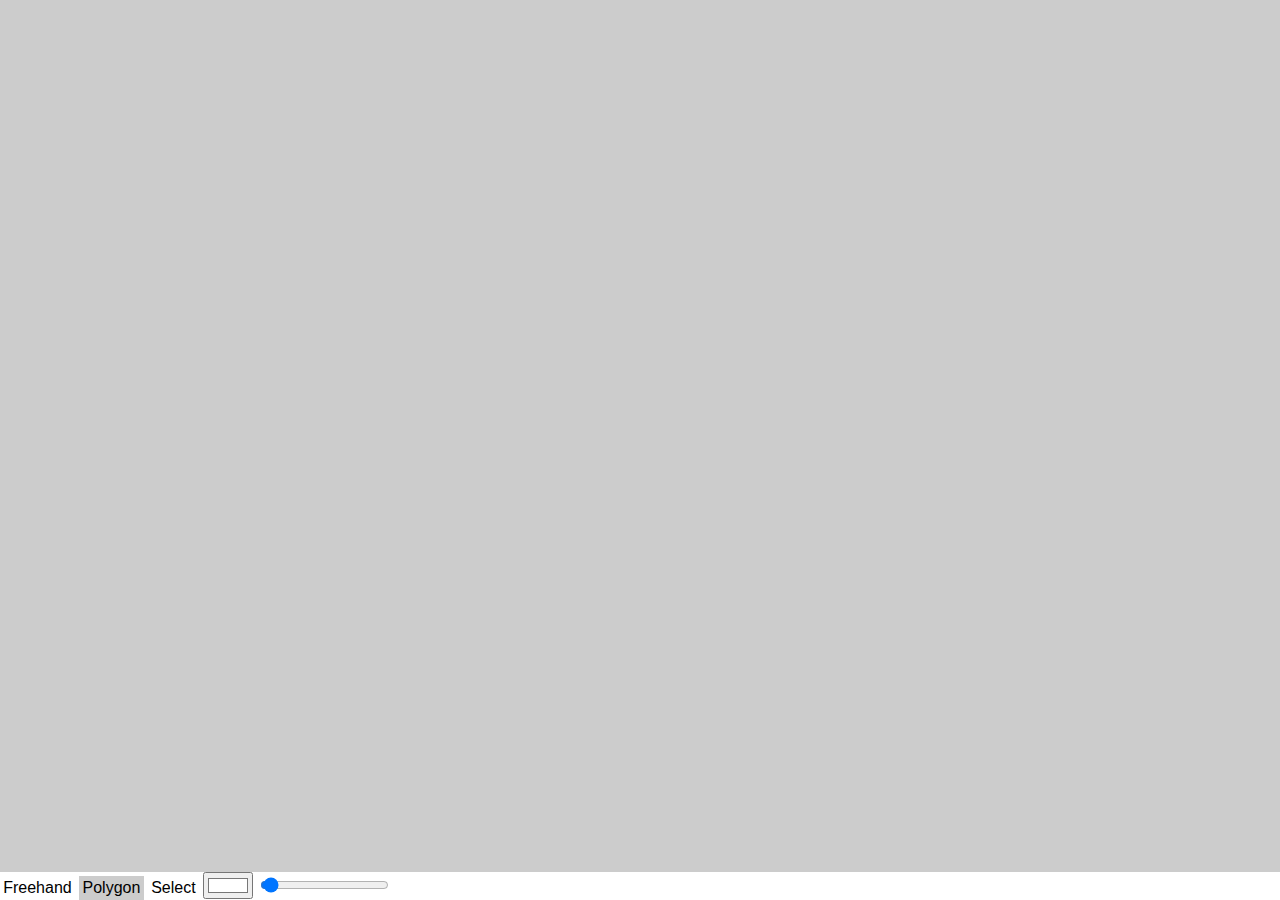
<file: tools/polygons.html>
<!DOCTYPE html>
<html lang="en">
  <head>
    <title>Zap | Tools | Polygons</title>
    <meta charset="UTF-8">
    <meta http-equiv="cache-control" content="no-cache">
    <link rel="stylesheet" href="../zap.css">
    <link rel="stylesheet" href="ui.css">
    <style>

body {
  background-color: #ccc;
  font-family: Univers, "Helvetica Neue", Helvetica, sans-serif;
  margin: 0;
}

footer {
  background-color: white;
}

    </style>
  </head>
  <body class="zap-frame">
    <div class="zap-content">
      <svg class="zap-full">
      </svg>
    </div>
    <footer>
      <div data-ui="ui.toolbar" id="toolbar" data-target="svg"
        data-selected="polygon-button">
        <div data-ui="ui.button" data-tool="$.freehand"
          id="freehand-button">Freehand</div>
        <div data-ui="ui.button" data-tool="$.polygon"
          id="polygon-button">Polygon</div>
        <div data-ui="ui.button" data-tool="$.select">Select</div>
        <input type="color" id="fill-color" value="#ffffff">
        <input type="range" id="stroke-width" min="1" max="100" value="4">
      </div>
    </footer>
    <script src="../zap.js"></script>
    <script src="ui.js"></script>
    <script src="polygons.js"></script>
  </body>
</html>
</file>
<file: zap.css>
html {
  width: 100%;
  height: 100%;
}

.zap-params {
  display: none;
}

.zap-frame {
  height: 100%;
  width: 100%;
  margin: 0;
  display: -webkit-box;
  -webkit-box-orient: vertical;
  display: -moz-box;
  -moz-box-orient: vertical;
}

.zap-content {
  -webkit-box-flex: 1;
  -moz-box-flex: 1;
  position: relative;
}

svg.zap-full {
  height: 100%;
  width: 100%;
  position: absolute;
}

.zap--hidden {
  display: none;
}
</file>
<file: asteroids/asteroids.css>
@font-face {
  font-family: "Codystar";
  font-style: normal;
  font-weight: 400;
  src: local("Codystar"), url(http://themes.googleusercontent.com/static/fonts/codystar/v1/BraFEMRumMsVbWgqTQIWRHYhjbSpvc47ee6xR_80Hnw.woff) format("woff");
}

body {
  color: white;
  background-color: black;
  background-image: -moz-linear-gradient(270deg, #000, #272727);
  background-image: -webkit-linear-gradient(270deg, #000, #272727);
  font-family: Univers, "Helvetica Neue", Helvetica, sans-serif;
}

.explosion {
  background-image: -moz-linear-gradient(270deg, #f00, #f44);
  background-image: -webkit-linear-gradient(270deg, #f00, #f44);
  color: black;
}

.hyperspace-0 {
  background-image: -moz-linear-gradient(270deg, #024, #08f);
  background-image: -webkit-linear-gradient(270deg, #024, #08f);
  color: #f80;
}

.hyperspace-0 #foreground {
  stroke: #f80;
}

.hyperspace-1 {
  background-image: -moz-linear-gradient(270deg, #240, #8f0);
  background-image: -webkit-linear-gradient(270deg, #240, #8f0);
  color: #08f;
}

.hyperspace-1 #foreground {
  stroke: #08f;
}

.hyperspace-2 {
  background-image: -moz-linear-gradient(270deg, #402, #f08);
  background-image: -webkit-linear-gradient(270deg, #402, #f08);
  color: #0f8;
}

.hyperspace-2 #foreground {
  stroke: #0f8;
}

.hyperspace-3 {
  background-image: -moz-linear-gradient(270deg, #204, #80f);
  background-image: -webkit-linear-gradient(270deg, #204, #80f);
  color: #8f0;
}

.hyperspace-3 #foreground {
  stroke: #8f0;
}

.hyperspace-4 {
  background-image: -moz-linear-gradient(270deg, #420, #f80);
  background-image: -webkit-linear-gradient(270deg, #420, #f80);
  color: #08f;
}

.hyperspace-4 #foreground {
  stroke: #08f;
}

.hyperspace-5 {
  background-image: -moz-linear-gradient(270deg, #042, #0f8);
  background-image: -webkit-linear-gradient(270deg, #042, #0f8);
  color: #f08;
}

.hyperspace-5 #foreground {
  stroke: #f08;
}

@-webkit-keyframes blink {
  from { opacity: 1.0; }
  to { opacity: 0.0; }
}

@-moz-keyframes blink {
  from { opacity: 1.0; }
  to { opacity: 0.0; }
}

.explosion,
.hyperspace-0,
.hyperspace-1,
.hyperspace-2,
.hyperspace-3,
.hyperspace-4,
.hyperspace-5 {
  -webkit-animation-name: blink;
  -webkit-animation-iteration-count: infinite;
  -webkit-animation-duration: 0.1s;
  -moz-animation-name: blink;
  -moz-animation-iteration-count: infinite;
  -moz-animation-duration: 0.1s;
}

.roman {
  font-variant: small-caps;
}

a {
  text-decoration: none;
  color: #ffff00;
}

footer {
  padding: 0.5em;
  font-size: smaller;
  text-align: center;
}
</file>
<file: tools/ui.css>
.ui-button {
  display: inline-block;
  padding: 0.2em;
  cursor: default;
}

.ui-button.ui--down {
  background-color: #ccc;
}
</file>
